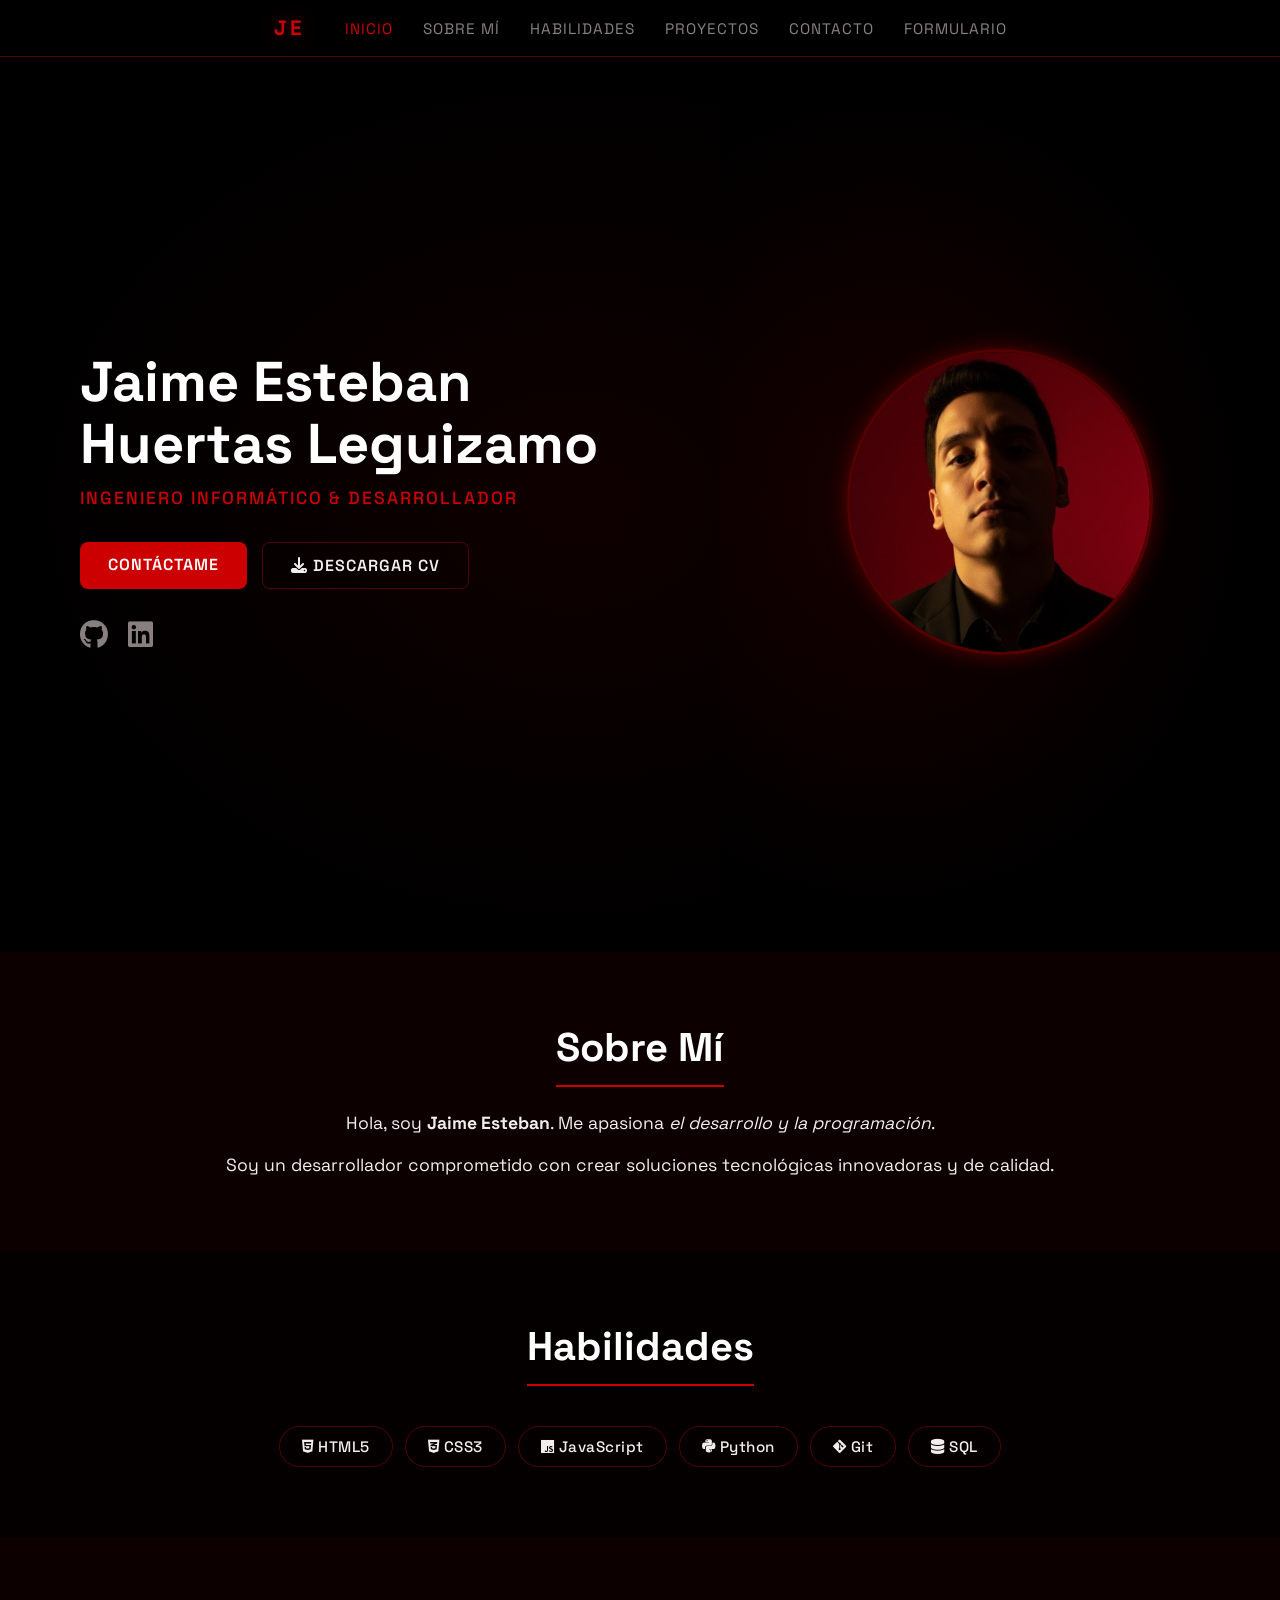
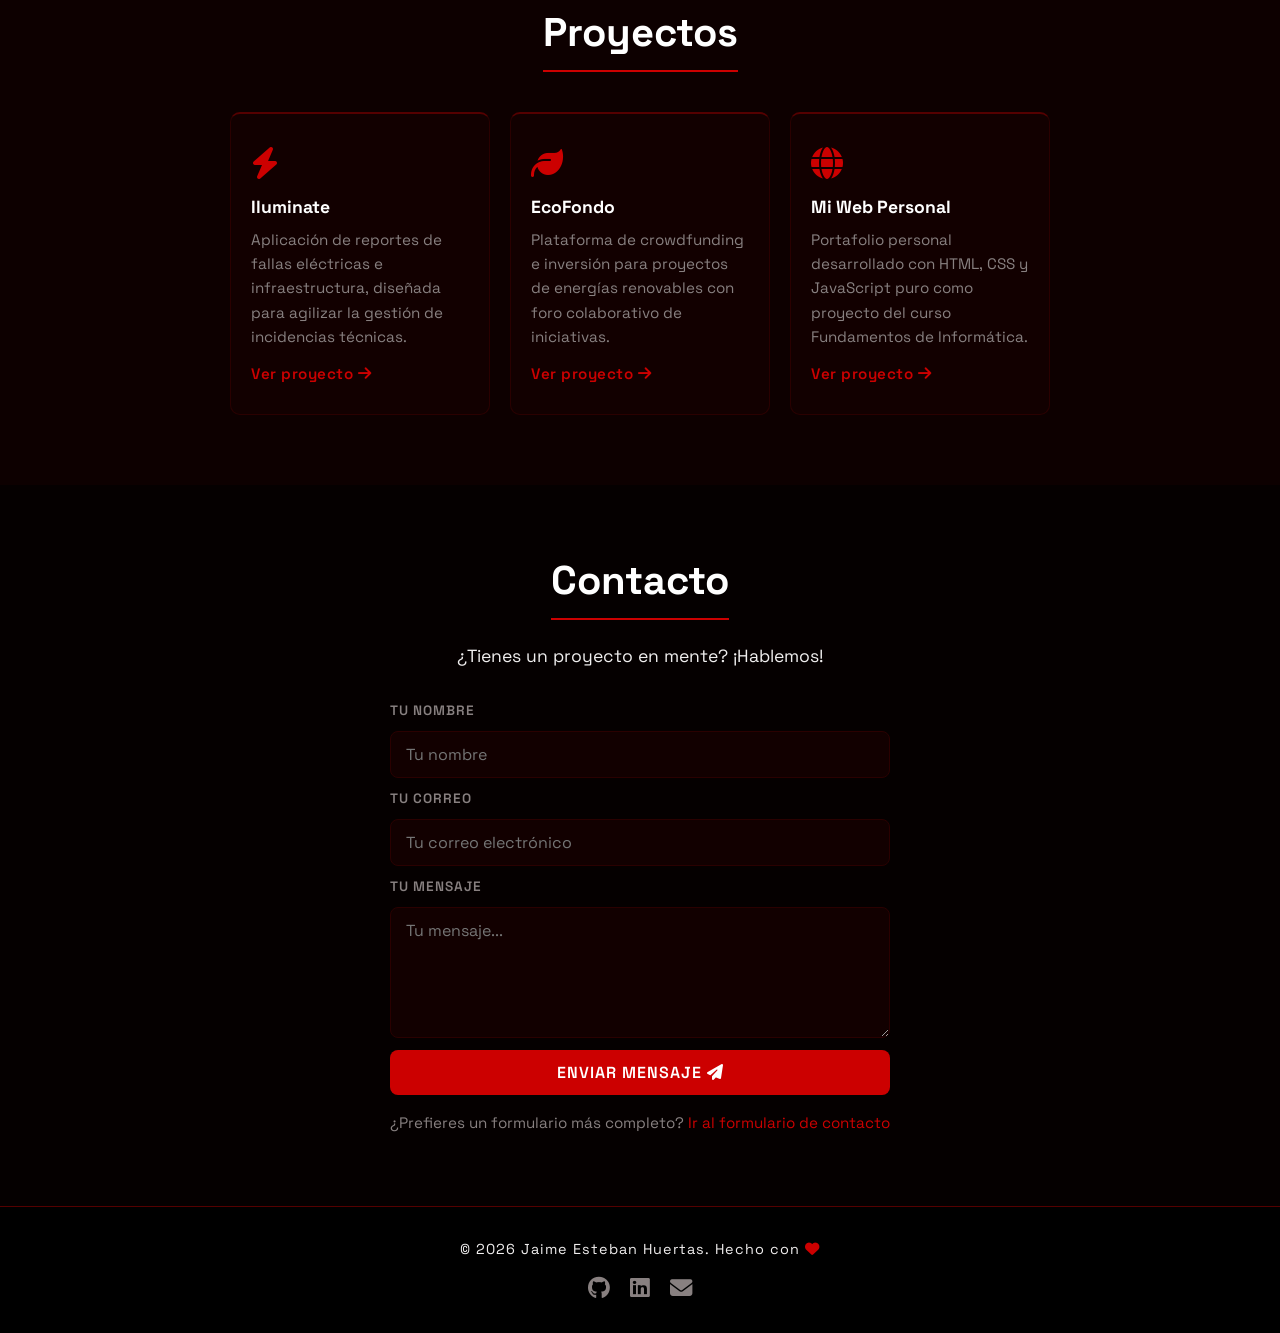
<file: Index.html>
<!DOCTYPE html>
<html lang="es">
<head>
    <meta charset="UTF-8">
    <meta name="viewport" content="width=device-width, initial-scale=1.0">
    <meta name="description" content="Portafolio personal de Jaime Esteban Huertas Leguizamo, desarrollador apasionado por la tecnología.">
    <title>Esteban Huertas | Desarrollador</title>
    <link rel="icon" href="data:image/svg+xml,<svg xmlns='http://www.w3.org/2000/svg' viewBox='0 0 100 100'><text y='.9em' font-size='90'>💻</text></svg>">
    <link rel="preconnect" href="https://fonts.googleapis.com">
    <link rel="preconnect" href="https://fonts.gstatic.com" crossorigin>
    <link href="https://fonts.googleapis.com/css2?family=Space+Grotesk:wght@300..700&display=swap" rel="stylesheet">
    <link rel="stylesheet" href="https://cdnjs.cloudflare.com/ajax/libs/font-awesome/6.5.0/css/all.min.css">
    <link rel="stylesheet" href="Style.css?v=2">
</head>
<body>

    <!-- Barra de navegación fija con acceso a todas las secciones -->
    <nav id="navbar" role="navigation" aria-label="Navegación principal">
        <div class="nav-container">
            <span class="nav-logo">JE</span>
            <ul class="nav-links">
                <li><a href="#inicio">Inicio</a></li>
                <li><a href="#sobre-mi">Sobre Mí</a></li>
                <li><a href="#habilidades">Habilidades</a></li>
                <li><a href="#proyectos">Proyectos</a></li>
                <li><a href="#contacto">Contacto</a></li>
                <li><a href="contacto.html">Formulario</a></li>
            </ul>
        </div>
    </nav>

    <!-- Sección hero: presentación principal -->
    <header id="inicio" class="container">
        <div class="text-content">
            <h1>Jaime Esteban Huertas Leguizamo</h1>
            <p class="subtitulo">Ingeniero Informático &amp; Desarrollador</p>
            <div class="header-buttons">
                <a href="#contacto" class="btn-primary">Contáctame</a>
                <a href="cv.pdf" download class="btn-secondary">
                    <i class="fas fa-download" aria-hidden="true"></i> Descargar CV
                </a>
            </div>
            <div class="social-links">
                <a href="https://github.com/estbanislife" target="_blank" rel="noopener noreferrer" aria-label="Perfil de GitHub">
                    <i class="fab fa-github" aria-hidden="true"></i>
                </a>
                <a href="https://linkedin.com/in/esteban-huertas-dev" target="_blank" rel="noopener noreferrer" aria-label="Perfil de LinkedIn">
                    <i class="fab fa-linkedin" aria-hidden="true"></i>
                </a>
            </div>
        </div>
        <figure class="image-container">
            <!-- Tarjeta con efecto flip 3D al pasar el cursor -->
            <div class="flip-card" role="img" aria-label="Foto de perfil de Jaime Esteban">
                <div class="flip-card-inner">
                    <div class="flip-card-front">
                        <img src="Foto_Perfil.jpg" alt="Foto de perfil de Jaime Esteban Huertas Leguizamo">
                    </div>
                    <div class="flip-card-back">
                        <img src="imagen.jpg" alt="Easter egg: gato programador">
                    </div>
                </div>
            </div>
        </figure>
    </header>

    <main>

        <!-- Información personal y motivación -->
        <section id="sobre-mi" class="fade-in" aria-labelledby="titulo-sobre-mi">
            <h2 id="titulo-sobre-mi">Sobre Mí</h2>
            <p>Hola, soy <strong>Jaime Esteban</strong>. Me apasiona <em>el desarrollo y la programación</em>.</p>
            <p>Soy un desarrollador comprometido con crear soluciones tecnológicas innovadoras y de calidad.</p>
        </section>

        <!-- Tecnologías y herramientas que manejo -->
        <section id="habilidades" class="fade-in section-dark" aria-labelledby="titulo-habilidades">
            <h2 id="titulo-habilidades">Habilidades</h2>
            <div class="skills-grid" role="list">
                <span class="skill-tag" role="listitem"><i class="fab fa-html5" aria-hidden="true"></i> HTML5</span>
                <span class="skill-tag" role="listitem"><i class="fab fa-css3-alt" aria-hidden="true"></i> CSS3</span>
                <span class="skill-tag" role="listitem"><i class="fab fa-js" aria-hidden="true"></i> JavaScript</span>
                <span class="skill-tag" role="listitem"><i class="fab fa-python" aria-hidden="true"></i> Python</span>
                <span class="skill-tag" role="listitem"><i class="fab fa-git-alt" aria-hidden="true"></i> Git</span>
                <span class="skill-tag" role="listitem"><i class="fas fa-database" aria-hidden="true"></i> SQL</span>
            </div>
        </section>

        <!-- Proyectos desarrollados -->
        <section id="proyectos" class="fade-in" aria-labelledby="titulo-proyectos">
            <h2 id="titulo-proyectos">Proyectos</h2>
            <div class="projects-grid">

                <article class="project-card">
                    <div class="project-icon" aria-hidden="true"><i class="fas fa-bolt"></i></div>
                    <h3>Iluminate</h3>
                    <p>Aplicación de reportes de fallas eléctricas e infraestructura, diseñada para agilizar la gestión de incidencias técnicas.</p>
                    <a href="https://github.com/EstbanIsLife/alumbrado-cali" target="_blank" rel="noopener noreferrer" class="project-link" aria-label="Ver proyecto Iluminate en GitHub">
                        Ver proyecto <i class="fas fa-arrow-right" aria-hidden="true"></i>
                    </a>
                </article>

                <article class="project-card">
                    <div class="project-icon" aria-hidden="true"><i class="fas fa-leaf"></i></div>
                    <h3>EcoFondo</h3>
                    <p>Plataforma de crowdfunding e inversión para proyectos de energías renovables con foro colaborativo de iniciativas.</p>
                    <a href="https://github.com/EstbanIsLife/EnerFondo" target="_blank" rel="noopener noreferrer" class="project-link" aria-label="Ver proyecto EcoFondo en GitHub">
                        Ver proyecto <i class="fas fa-arrow-right" aria-hidden="true"></i>
                    </a>
                </article>

                <article class="project-card">
                    <div class="project-icon" aria-hidden="true"><i class="fas fa-globe"></i></div>
                    <h3>Mi Web Personal</h3>
                    <p>Portafolio personal desarrollado con HTML, CSS y JavaScript puro como proyecto del curso Fundamentos de Informática.</p>
                    <a href="https://github.com/EstbanIsLife/MiWebPersonal" target="_blank" rel="noopener noreferrer" class="project-link" aria-label="Ver proyecto Mi Web Personal en GitHub">
                        Ver proyecto <i class="fas fa-arrow-right" aria-hidden="true"></i>
                    </a>
                </article>

            </div>
        </section>

        <!-- Formulario de contacto rápido -->
        <section id="contacto" class="fade-in section-dark" aria-labelledby="titulo-contacto">
            <h2 id="titulo-contacto">Contacto</h2>
            <p>¿Tienes un proyecto en mente? ¡Hablemos!</p>
            <form class="contact-form" id="contact-form" novalidate>
                <label for="nombre">Tu nombre</label>
                <input type="text" id="nombre" name="nombre" placeholder="Tu nombre" required aria-required="true">
                <label for="email">Tu correo</label>
                <input type="email" id="email" name="email" placeholder="Tu correo electrónico" required aria-required="true">
                <label for="mensaje">Tu mensaje</label>
                <textarea id="mensaje" name="mensaje" placeholder="Tu mensaje..." rows="5" required aria-required="true"></textarea>
                <button type="submit" class="btn-primary">
                    Enviar mensaje <i class="fas fa-paper-plane" aria-hidden="true"></i>
                </button>
            </form>
            <p class="form-alt">
                ¿Prefieres un formulario más completo?
                <a href="contacto.html">Ir al formulario de contacto</a>
            </p>
        </section>

    </main>

    <footer>
        <p>© 2026 Jaime Esteban Huertas. Hecho con <i class="fas fa-heart" aria-hidden="true"></i></p>
        <div class="footer-social">
            <a href="https://github.com/estbanislife" target="_blank" rel="noopener noreferrer" aria-label="GitHub">
                <i class="fab fa-github" aria-hidden="true"></i>
            </a>
            <a href="https://www.linkedin.com/in/esteban-huertas-dev/" target="_blank" rel="noopener noreferrer" aria-label="LinkedIn">
                <i class="fab fa-linkedin" aria-hidden="true"></i>
            </a>
            <a href="mailto:Estbancolombia@gmail.com" aria-label="Enviar correo electrónico">
                <i class="fas fa-envelope" aria-hidden="true"></i>
            </a>
        </div>
    </footer>

    <script src="script.js"></script>
</body>
</html>
</file>
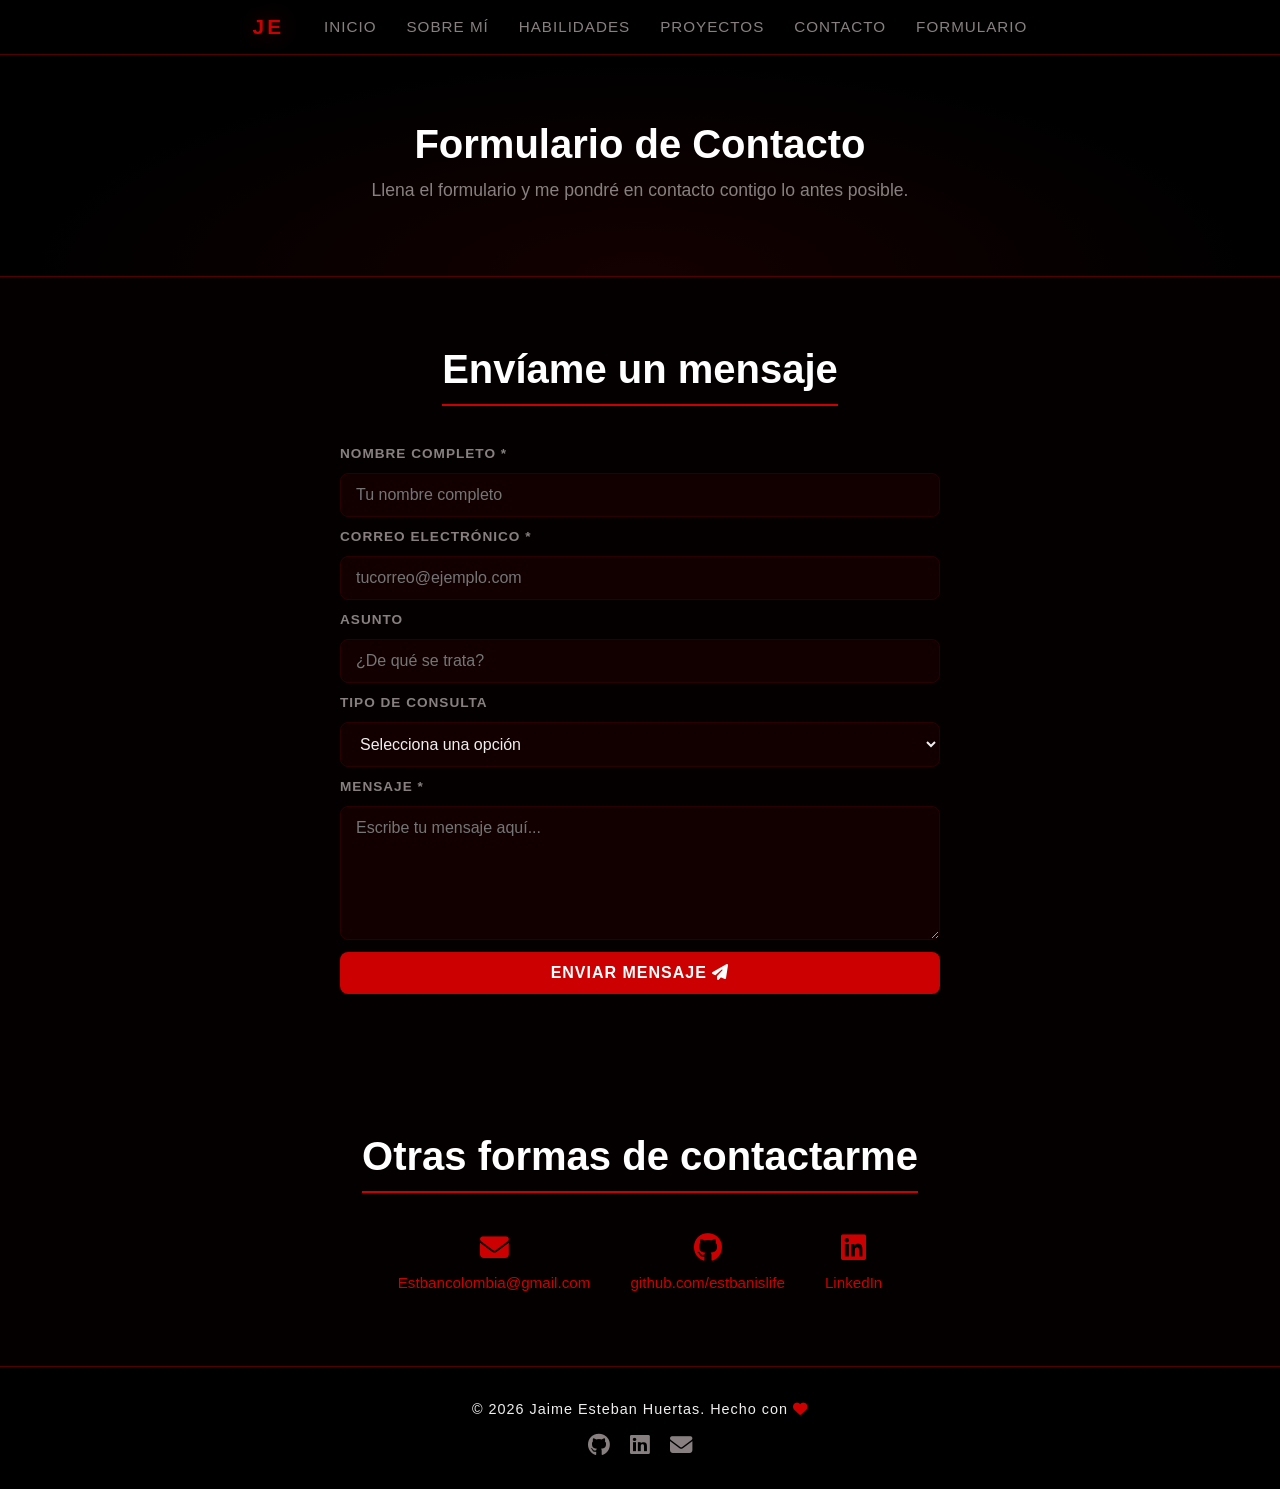
<file: contacto.html>
<!DOCTYPE html>
<html lang="es">
<head>
    <meta charset="UTF-8">
    <meta name="viewport" content="width=device-width, initial-scale=1.0">
    <meta name="description" content="Formulario de contacto de Jaime Esteban Huertas Leguizamo.">
    <title>Contacto | Jaime Esteban</title>
    <link rel="icon" href="data:image/svg+xml,<svg xmlns='http://www.w3.org/2000/svg' viewBox='0 0 100 100'><text y='.9em' font-size='90'>💻</text></svg>">
    <link rel="stylesheet" href="https://cdnjs.cloudflare.com/ajax/libs/font-awesome/6.5.0/css/all.min.css">
    <link rel="stylesheet" href="Style.css">
</head>
<body>

    <!-- Barra de navegación fija — idéntica al index para navegación coherente -->
    <nav id="navbar" role="navigation" aria-label="Navegación principal">
        <div class="nav-container">
            <span class="nav-logo">JE</span>
            <ul class="nav-links">
                <li><a href="index.html#inicio">Inicio</a></li>
                <li><a href="index.html#sobre-mi">Sobre Mí</a></li>
                <li><a href="index.html#habilidades">Habilidades</a></li>
                <li><a href="index.html#proyectos">Proyectos</a></li>
                <li><a href="index.html#contacto">Contacto</a></li>
                <li><a href="contacto.html" class="active">Formulario</a></li>
            </ul>
        </div>
    </nav>

    <main class="contacto-page">

        <!-- Cabecera de la página de contacto -->
        <header class="contacto-header" id="inicio">
            <h1>Formulario de Contacto</h1>
            <p>Llena el formulario y me pondré en contacto contigo lo antes posible.</p>
        </header>

        <!-- Formulario de contacto completo con validación -->
        <section id="formulario-contacto" aria-labelledby="titulo-formulario">
            <h2 id="titulo-formulario">Envíame un mensaje</h2>

            <form class="contact-form contact-form--full" id="contact-form-full" novalidate>

                <label for="nombre">Nombre completo <span aria-hidden="true">*</span></label>
                <input
                    type="text"
                    id="nombre"
                    name="nombre"
                    placeholder="Tu nombre completo"
                    required
                    aria-required="true"
                >

                <label for="email">Correo electrónico <span aria-hidden="true">*</span></label>
                <input
                    type="email"
                    id="email"
                    name="email"
                    placeholder="tucorreo@ejemplo.com"
                    required
                    aria-required="true"
                >

                <label for="asunto">Asunto</label>
                <input
                    type="text"
                    id="asunto"
                    name="asunto"
                    placeholder="¿De qué se trata?"
                >

                <label for="tipo">Tipo de consulta</label>
                <select id="tipo" name="tipo">
                    <option value="">Selecciona una opción</option>
                    <option value="Proyecto">Propuesta de proyecto</option>
                    <option value="Colaboracion">Colaboración</option>
                    <option value="Trabajo">Oportunidad laboral</option>
                    <option value="Otro">Otro</option>
                </select>

                <label for="mensaje">Mensaje <span aria-hidden="true">*</span></label>
                <textarea
                    id="mensaje"
                    name="mensaje"
                    placeholder="Escribe tu mensaje aquí..."
                    rows="6"
                    required
                    aria-required="true"
                ></textarea>

                <!-- Mensajes de retroalimentación del formulario -->
                <div id="form-error" class="form-msg form-msg--error" role="alert" aria-live="polite" hidden></div>
                <div id="form-success" class="form-msg form-msg--success" role="status" aria-live="polite" hidden></div>

                <button type="submit" class="btn-primary">
                    Enviar mensaje <i class="fas fa-paper-plane" aria-hidden="true"></i>
                </button>

            </form>
        </section>

        <!-- Alternativas de contacto directo -->
        <section id="info-contacto" class="section-dark" aria-labelledby="titulo-info">
            <h2 id="titulo-info">Otras formas de contactarme</h2>
            <div class="contact-info-grid">

                <div class="contact-info-item">
                    <i class="fas fa-envelope" aria-hidden="true"></i>
                    <p><a href="mailto:Estbancolombia@gmail.com">Estbancolombia@gmail.com</a></p>
                </div>

                <div class="contact-info-item">
                    <i class="fab fa-github" aria-hidden="true"></i>
                    <p>
                        <a href="https://github.com/estbanislife" target="_blank" rel="noopener noreferrer">
                            github.com/estbanislife
                        </a>
                    </p>
                </div>

                <div class="contact-info-item">
                    <i class="fab fa-linkedin" aria-hidden="true"></i>
                    <p>
                        <a href="https://linkedin.com/in/esteban-huertas-dev" target="_blank" rel="noopener noreferrer">
                            LinkedIn
                        </a>
                    </p>
                </div>

            </div>
        </section>

    </main>

    <footer>
        <p>© 2026 Jaime Esteban Huertas. Hecho con <i class="fas fa-heart" aria-hidden="true"></i></p>
        <div class="footer-social">
            <a href="https://github.com/estbanislife" target="_blank" rel="noopener noreferrer" aria-label="GitHub">
                <i class="fab fa-github" aria-hidden="true"></i>
            </a>
            <a href="https://linkedin.com/in/esteban-huertas-dev" target="_blank" rel="noopener noreferrer" aria-label="LinkedIn">
                <i class="fab fa-linkedin" aria-hidden="true"></i>
            </a>
            <a href="mailto:Estbancolombia@gmail.com" aria-label="Enviar correo electrónico">
                <i class="fas fa-envelope" aria-hidden="true"></i>
            </a>
        </div>
    </footer>

    <script src="script.js"></script>
</body>
</html>
</file>
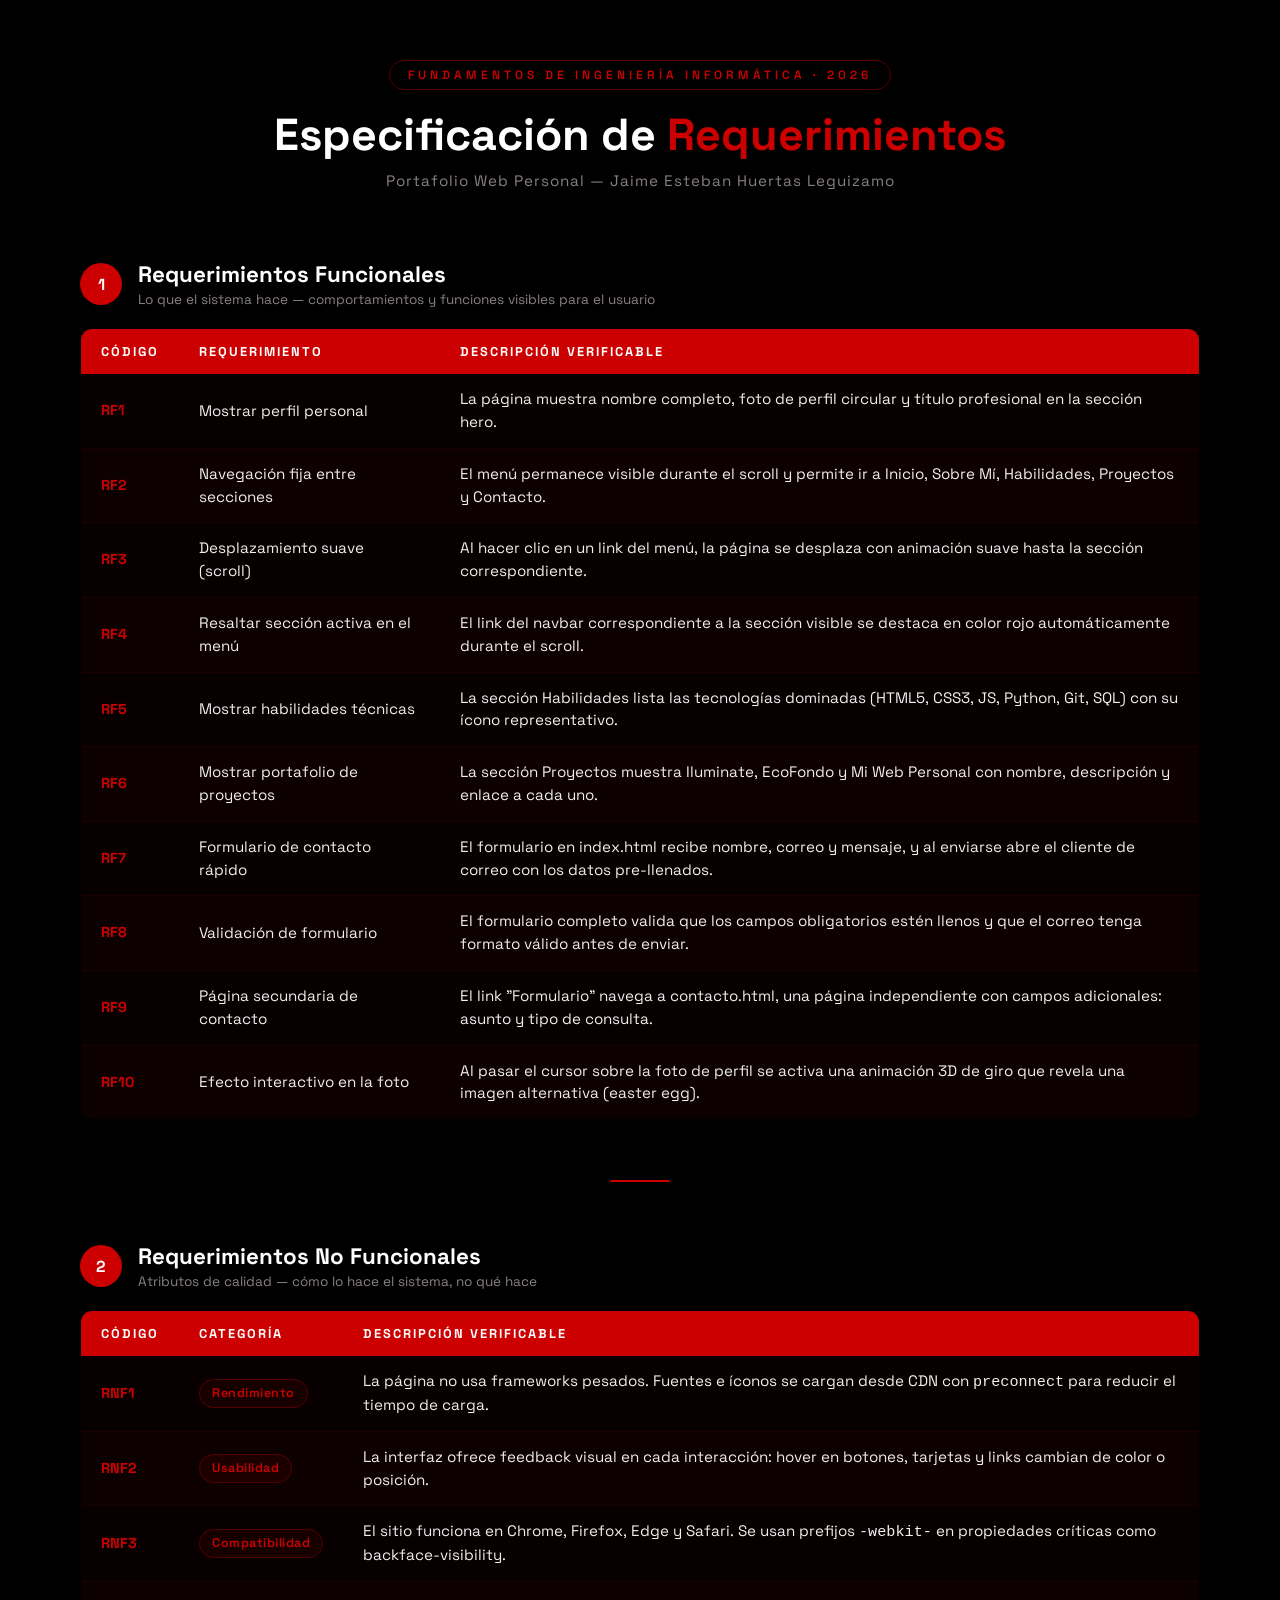
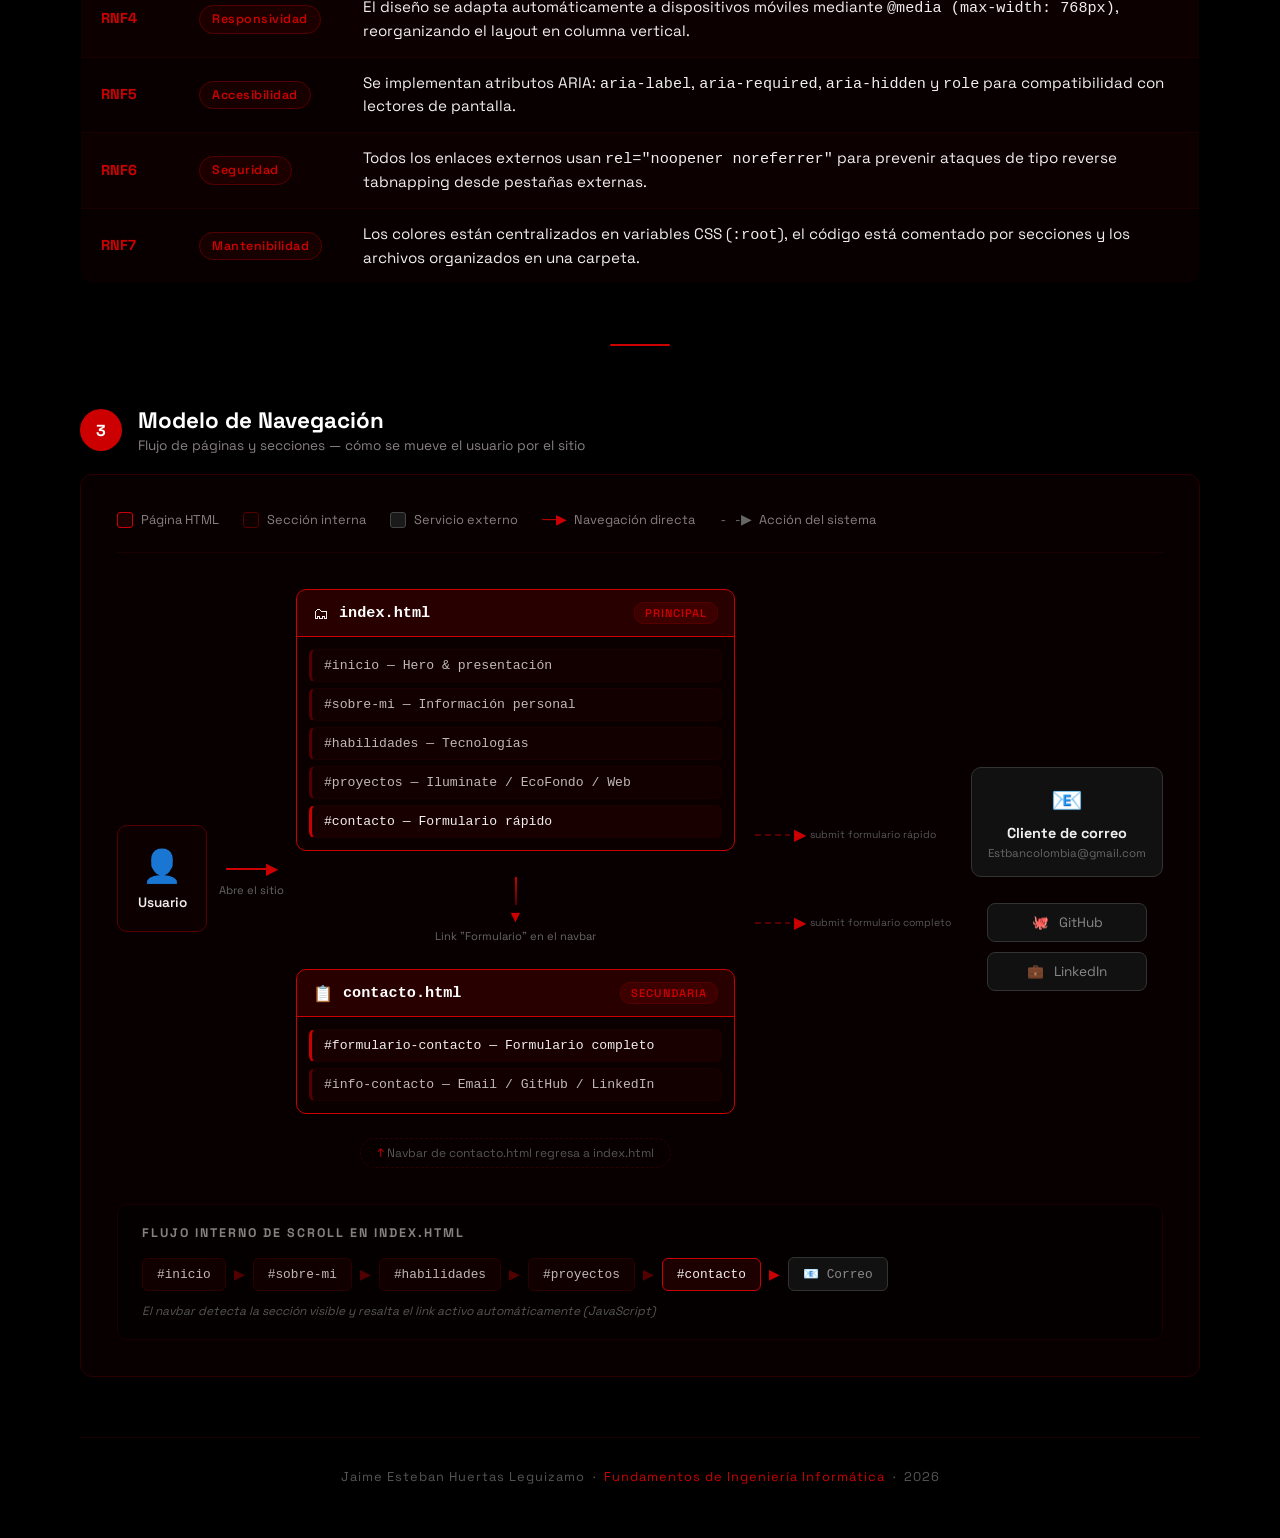
<file: requerimientos.html>
<!DOCTYPE html>
<html lang="es">
<head>
    <meta charset="UTF-8">
    <meta name="viewport" content="width=device-width, initial-scale=1.0">
    <title>Requerimientos — Esteban Huertas</title>
    <link rel="preconnect" href="https://fonts.googleapis.com">
    <link rel="preconnect" href="https://fonts.gstatic.com" crossorigin>
    <link href="https://fonts.googleapis.com/css2?family=Space+Grotesk:wght@300..700&display=swap" rel="stylesheet">
    <style>

        * {
            margin: 0;
            padding: 0;
            box-sizing: border-box;
        }

        body {
            font-family: "Space Grotesk", sans-serif;
            background-color: #000000;
            color: #f0eeee;
            padding: 60px 80px;
            min-height: 100vh;
        }

        /* ── ENCABEZADO DEL DOCUMENTO ── */
        .doc-header {
            text-align: center;
            margin-bottom: 70px;
        }

        .doc-header .tag {
            display: inline-block;
            font-size: 0.75rem;
            font-weight: 600;
            letter-spacing: 4px;
            text-transform: uppercase;
            color: #CC0000;
            border: 1px solid #550000;
            padding: 6px 18px;
            border-radius: 20px;
            margin-bottom: 20px;
        }

        .doc-header h1 {
            font-size: 2.8rem;
            font-weight: 700;
            color: #ffffff;
            line-height: 1.1;
        }

        .doc-header h1 span {
            color: #CC0000;
        }

        .doc-header p {
            margin-top: 12px;
            font-size: 0.95rem;
            color: #888080;
            letter-spacing: 1px;
        }

        /* ── BLOQUE DE TABLA ── */
        .table-block {
            margin-bottom: 60px;
        }

        /* Título de cada tabla */
        .table-title {
            display: flex;
            align-items: center;
            gap: 16px;
            margin-bottom: 20px;
        }

        .table-title .number {
            width: 42px;
            height: 42px;
            background-color: #CC0000;
            border-radius: 50%;
            display: flex;
            align-items: center;
            justify-content: center;
            font-size: 1rem;
            font-weight: 700;
            color: #ffffff;
            flex-shrink: 0;
        }

        .table-title h2 {
            font-size: 1.4rem;
            font-weight: 700;
            color: #ffffff;
            border: none;
            padding: 0;
            display: block;
        }

        .table-title .subtitle {
            font-size: 0.85rem;
            color: #888080;
            font-weight: 400;
            margin-top: 2px;
        }

        /* ── TABLA ── */
        table {
            width: 100%;
            border-collapse: collapse;
            border: 1px solid #2a0000;
            border-radius: 12px;
            overflow: hidden;
        }

        /* Cabecera */
        thead tr {
            background-color: #CC0000;
        }

        thead th {
            padding: 14px 20px;
            text-align: left;
            font-size: 0.8rem;
            font-weight: 700;
            letter-spacing: 2px;
            text-transform: uppercase;
            color: #ffffff;
        }

        /* Filas */
        tbody tr {
            border-bottom: 1px solid #1a0000;
            transition: background 0.2s;
        }

        tbody tr:nth-child(even) {
            background-color: #0d0000;
        }

        tbody tr:nth-child(odd) {
            background-color: #080000;
        }

        tbody tr:last-child {
            border-bottom: none;
        }

        tbody td {
            padding: 14px 20px;
            font-size: 0.95rem;
            color: #f0eeee;
            vertical-align: middle;
            line-height: 1.5;
        }

        /* Columna de código (RF1, RNF1...) */
        .code {
            font-weight: 700;
            color: #CC0000;
            font-size: 0.9rem;
            white-space: nowrap;
            width: 80px;
        }

        /* Columna de categoría (solo tabla no funcional) */
        .category {
            white-space: nowrap;
            width: 160px;
        }

        .category-badge {
            display: inline-block;
            padding: 4px 12px;
            border-radius: 20px;
            font-size: 0.78rem;
            font-weight: 600;
            letter-spacing: 0.5px;
            border: 1px solid #550000;
            color: #CC0000;
            background-color: rgba(204, 0, 0, 0.08);
        }

        /* ── DIVISOR ENTRE TABLAS ── */
        .divider {
            width: 60px;
            height: 2px;
            background-color: #CC0000;
            margin: 0 auto 60px;
            border-radius: 2px;
        }

        /* ── PIE DEL DOCUMENTO ── */
        .doc-footer {
            text-align: center;
            padding-top: 30px;
            border-top: 1px solid #1a0000;
            margin-top: 20px;
        }

        .doc-footer p {
            font-size: 0.8rem;
            color: #555;
            letter-spacing: 1px;
        }

        .doc-footer span {
            color: #CC0000;
        }

        /* ══ ESTILOS DEL MODELO DE NAVEGACIÓN ══ */

        .nav-diagram {
            background-color: #080000;
            border: 1px solid #2a0000;
            border-radius: 12px;
            padding: 36px;
        }

        /* LEYENDA */
        .legend {
            display: flex;
            gap: 24px;
            flex-wrap: wrap;
            margin-bottom: 36px;
            padding-bottom: 24px;
            border-bottom: 1px solid #1a0000;
        }

        .legend-item {
            display: flex;
            align-items: center;
            gap: 8px;
            font-size: 0.8rem;
            color: #888080;
        }

        .leg-box {
            width: 16px;
            height: 16px;
            border-radius: 3px;
            display: inline-block;
            flex-shrink: 0;
        }

        .leg-page    { border: 1px solid #CC0000; background: rgba(204,0,0,0.1); }
        .leg-section { border: 1px solid #550000; background: rgba(204,0,0,0.04); }
        .leg-external{ border: 1px solid #444; background: #1a1a1a; }

        .leg-arrow {
            font-size: 0.85rem;
            color: #CC0000;
            font-family: monospace;
            letter-spacing: -1px;
        }
        .leg-dashed { color: #666; }

        /* WRAPPER PRINCIPAL DEL DIAGRAMA */
        .diagram-wrapper {
            display: flex;
            align-items: center;
            gap: 0;
            margin-bottom: 36px;
        }

        /* COLUMNAS */
        .diagram-col {
            display: flex;
            flex-direction: column;
            align-items: center;
            gap: 20px;
        }

        .diagram-col--main {
            flex: 1;
            min-width: 0;
        }

        /* NODO ACTOR (usuario) */
        .node-actor {
            background: #0d0000;
            border: 1px solid #550000;
            border-radius: 10px;
            padding: 20px 16px;
            text-align: center;
            min-width: 90px;
        }

        .node-icon {
            font-size: 2rem;
            margin-bottom: 8px;
        }

        .node-label {
            font-size: 0.85rem;
            font-weight: 600;
            color: #f0eeee;
        }

        /* NODO EXTERNO */
        .node-external {
            background: #111111;
            border: 1px solid #333;
            border-radius: 10px;
            padding: 16px;
            text-align: center;
            min-width: 160px;
        }

        .node-external .node-icon { font-size: 1.6rem; }
        .node-external .node-label { font-size: 0.9rem; font-weight: 700; color: #f0eeee; }
        .node-sub { font-size: 0.72rem; color: #666; margin-top: 4px; word-break: break-all; }

        .ext-links {
            display: flex;
            flex-direction: column;
            gap: 10px;
            margin-top: 6px;
        }

        .ext-link-item {
            background: #111;
            border: 1px solid #333;
            border-radius: 8px;
            padding: 10px 16px;
            font-size: 0.85rem;
            color: #888;
            text-align: center;
            min-width: 160px;
        }

        .ext-icon { margin-right: 6px; }

        /* CAJA DE PÁGINA */
        .page-box {
            width: 100%;
            border: 1px solid #CC0000;
            border-radius: 10px;
            overflow: hidden;
            background: #0a0000;
        }

        .page-header {
            background: rgba(204, 0, 0, 0.15);
            border-bottom: 1px solid #CC0000;
            padding: 12px 16px;
            display: flex;
            align-items: center;
            gap: 10px;
        }

        .page-icon { font-size: 1rem; }

        .page-name {
            font-size: 0.95rem;
            font-weight: 700;
            color: #ffffff;
            font-family: monospace;
        }

        .page-tag {
            margin-left: auto;
            font-size: 0.7rem;
            font-weight: 600;
            letter-spacing: 1px;
            text-transform: uppercase;
            color: #CC0000;
            background: rgba(204,0,0,0.12);
            border: 1px solid #550000;
            padding: 3px 10px;
            border-radius: 10px;
        }

        .page-sections {
            padding: 12px;
            display: flex;
            flex-direction: column;
            gap: 6px;
        }

        .section-node {
            background: rgba(204,0,0,0.04);
            border: 1px solid #1a0000;
            border-left: 3px solid #550000;
            border-radius: 6px;
            padding: 8px 12px;
            font-size: 0.82rem;
            color: #c0b8b8;
            text-align: left;
            font-family: monospace;
        }

        .section-node--accent {
            border-left-color: #CC0000;
            color: #f0eeee;
            background: rgba(204,0,0,0.08);
        }

        /* FLECHA HORIZONTAL */
        .diagram-arrow-col {
            display: flex;
            flex-direction: column;
            align-items: center;
            padding: 0 12px;
            gap: 6px;
        }

        .arrow-h {
            display: flex;
            align-items: center;
        }

        .arrow-line {
            width: 40px;
            height: 2px;
            background: #CC0000;
        }

        .arrow-tip {
            color: #CC0000;
            font-size: 1rem;
            line-height: 1;
        }

        .arrow-label {
            font-size: 0.7rem;
            color: #666;
            text-align: center;
            white-space: nowrap;
        }

        /* FLECHA VERTICAL (entre páginas) */
        .arrow-v-block {
            display: flex;
            flex-direction: column;
            align-items: center;
            gap: 4px;
            padding: 6px 0;
        }

        .arrow-v-line {
            width: 2px;
            height: 28px;
            background: linear-gradient(to bottom, #CC0000, #550000);
        }

        .arrow-v-tip {
            color: #CC0000;
            font-size: 1rem;
            line-height: 1;
        }

        .arrow-v-label {
            font-size: 0.7rem;
            color: #666;
            text-align: center;
            max-width: 200px;
        }

        /* LABEL DE RETORNO */
        .return-label {
            font-size: 0.75rem;
            color: #555;
            text-align: center;
            padding: 6px 16px;
            border: 1px dashed #2a0000;
            border-radius: 20px;
            margin-top: 4px;
        }

        .return-arrow { color: #CC0000; }

        /* FLECHAS DOBLES (hacia externos) */
        .arrows-double {
            display: flex;
            flex-direction: column;
            gap: 0;
            padding: 0 8px;
        }

        .arrow-row {
            display: flex;
            align-items: center;
            gap: 4px;
            padding: 6px 0;
        }

        .arrow-dashed {
            width: 35px;
            height: 2px;
            background: repeating-linear-gradient(
                to right,
                #550000 0px, #550000 6px,
                transparent 6px, transparent 10px
            );
        }

        .arrow-tip.red { color: #CC0000; }

        .arrow-label-right {
            font-size: 0.65rem;
            color: #555;
            white-space: nowrap;
        }

        .arrow-spacer {
            height: 60px;
        }

        /* FLUJO DE SCROLL */
        .scroll-flow {
            background: #050000;
            border: 1px solid #1a0000;
            border-radius: 10px;
            padding: 20px 24px;
            margin-top: 8px;
        }

        .scroll-flow-title {
            font-size: 0.78rem;
            font-weight: 700;
            letter-spacing: 2px;
            text-transform: uppercase;
            color: #888080;
            margin-bottom: 16px;
        }

        .scroll-flow-nodes {
            display: flex;
            align-items: center;
            gap: 8px;
            flex-wrap: wrap;
            margin-bottom: 12px;
        }

        .sf-box {
            background: rgba(204,0,0,0.06);
            border: 1px solid #2a0000;
            border-radius: 6px;
            padding: 8px 14px;
            font-size: 0.8rem;
            color: #c0b8b8;
            font-family: monospace;
            white-space: nowrap;
        }

        .sf-box--red {
            border-color: #CC0000;
            color: #f0eeee;
            background: rgba(204,0,0,0.12);
        }

        .sf-box--ext {
            border-color: #333;
            background: #111;
            color: #888;
        }

        .sf-arrow {
            color: #550000;
            font-size: 0.9rem;
        }

        .red-arrow { color: #CC0000; }

        .scroll-note {
            font-size: 0.75rem;
            color: #555;
            font-style: italic;
        }

    </style>
</head>
<body>

    <!-- ENCABEZADO -->
    <div class="doc-header">
        <div class="tag">Fundamentos de Ingeniería Informática · 2026</div>
        <h1>Especificación de <span>Requerimientos</span></h1>
        <p>Portafolio Web Personal — Jaime Esteban Huertas Leguizamo</p>
    </div>


    <!-- ══════════════════════════════════════════ -->
    <!-- TABLA 1: REQUERIMIENTOS FUNCIONALES        -->
    <!-- ══════════════════════════════════════════ -->
    <div class="table-block">

        <div class="table-title">
            <div class="number">1</div>
            <div>
                <h2>Requerimientos Funcionales</h2>
                <div class="subtitle">Lo que el sistema hace — comportamientos y funciones visibles para el usuario</div>
            </div>
        </div>

        <table>
            <thead>
                <tr>
                    <th>Código</th>
                    <th>Requerimiento</th>
                    <th>Descripción verificable</th>
                </tr>
            </thead>
            <tbody>
                <tr>
                    <td class="code">RF1</td>
                    <td>Mostrar perfil personal</td>
                    <td>La página muestra nombre completo, foto de perfil circular y título profesional en la sección hero.</td>
                </tr>
                <tr>
                    <td class="code">RF2</td>
                    <td>Navegación fija entre secciones</td>
                    <td>El menú permanece visible durante el scroll y permite ir a Inicio, Sobre Mí, Habilidades, Proyectos y Contacto.</td>
                </tr>
                <tr>
                    <td class="code">RF3</td>
                    <td>Desplazamiento suave (scroll)</td>
                    <td>Al hacer clic en un link del menú, la página se desplaza con animación suave hasta la sección correspondiente.</td>
                </tr>
                <tr>
                    <td class="code">RF4</td>
                    <td>Resaltar sección activa en el menú</td>
                    <td>El link del navbar correspondiente a la sección visible se destaca en color rojo automáticamente durante el scroll.</td>
                </tr>
                <tr>
                    <td class="code">RF5</td>
                    <td>Mostrar habilidades técnicas</td>
                    <td>La sección Habilidades lista las tecnologías dominadas (HTML5, CSS3, JS, Python, Git, SQL) con su ícono representativo.</td>
                </tr>
                <tr>
                    <td class="code">RF6</td>
                    <td>Mostrar portafolio de proyectos</td>
                    <td>La sección Proyectos muestra Iluminate, EcoFondo y Mi Web Personal con nombre, descripción y enlace a cada uno.</td>
                </tr>
                <tr>
                    <td class="code">RF7</td>
                    <td>Formulario de contacto rápido</td>
                    <td>El formulario en index.html recibe nombre, correo y mensaje, y al enviarse abre el cliente de correo con los datos pre-llenados.</td>
                </tr>
                <tr>
                    <td class="code">RF8</td>
                    <td>Validación de formulario</td>
                    <td>El formulario completo valida que los campos obligatorios estén llenos y que el correo tenga formato válido antes de enviar.</td>
                </tr>
                <tr>
                    <td class="code">RF9</td>
                    <td>Página secundaria de contacto</td>
                    <td>El link "Formulario" navega a contacto.html, una página independiente con campos adicionales: asunto y tipo de consulta.</td>
                </tr>
                <tr>
                    <td class="code">RF10</td>
                    <td>Efecto interactivo en la foto</td>
                    <td>Al pasar el cursor sobre la foto de perfil se activa una animación 3D de giro que revela una imagen alternativa (easter egg).</td>
                </tr>
            </tbody>
        </table>

    </div>

    <div class="divider"></div>


    <!-- ══════════════════════════════════════════════ -->
    <!-- TABLA 2: REQUERIMIENTOS NO FUNCIONALES         -->
    <!-- ══════════════════════════════════════════════ -->
    <div class="table-block">

        <div class="table-title">
            <div class="number">2</div>
            <div>
                <h2>Requerimientos No Funcionales</h2>
                <div class="subtitle">Atributos de calidad — cómo lo hace el sistema, no qué hace</div>
            </div>
        </div>

        <table>
            <thead>
                <tr>
                    <th>Código</th>
                    <th>Categoría</th>
                    <th>Descripción verificable</th>
                </tr>
            </thead>
            <tbody>
                <tr>
                    <td class="code">RNF1</td>
                    <td class="category"><span class="category-badge">Rendimiento</span></td>
                    <td>La página no usa frameworks pesados. Fuentes e íconos se cargan desde CDN con <code>preconnect</code> para reducir el tiempo de carga.</td>
                </tr>
                <tr>
                    <td class="code">RNF2</td>
                    <td class="category"><span class="category-badge">Usabilidad</span></td>
                    <td>La interfaz ofrece feedback visual en cada interacción: hover en botones, tarjetas y links cambian de color o posición.</td>
                </tr>
                <tr>
                    <td class="code">RNF3</td>
                    <td class="category"><span class="category-badge">Compatibilidad</span></td>
                    <td>El sitio funciona en Chrome, Firefox, Edge y Safari. Se usan prefijos <code>-webkit-</code> en propiedades críticas como backface-visibility.</td>
                </tr>
                <tr>
                    <td class="code">RNF4</td>
                    <td class="category"><span class="category-badge">Responsividad</span></td>
                    <td>El diseño se adapta automáticamente a dispositivos móviles mediante <code>@media (max-width: 768px)</code>, reorganizando el layout en columna vertical.</td>
                </tr>
                <tr>
                    <td class="code">RNF5</td>
                    <td class="category"><span class="category-badge">Accesibilidad</span></td>
                    <td>Se implementan atributos ARIA: <code>aria-label</code>, <code>aria-required</code>, <code>aria-hidden</code> y <code>role</code> para compatibilidad con lectores de pantalla.</td>
                </tr>
                <tr>
                    <td class="code">RNF6</td>
                    <td class="category"><span class="category-badge">Seguridad</span></td>
                    <td>Todos los enlaces externos usan <code>rel="noopener noreferrer"</code> para prevenir ataques de tipo reverse tabnapping desde pestañas externas.</td>
                </tr>
                <tr>
                    <td class="code">RNF7</td>
                    <td class="category"><span class="category-badge">Mantenibilidad</span></td>
                    <td>Los colores están centralizados en variables CSS (<code>:root</code>), el código está comentado por secciones y los archivos organizados en una carpeta.</td>
                </tr>
            </tbody>
        </table>

    </div>


    <div class="divider"></div>


    <!-- ══════════════════════════════════════════ -->
    <!-- SECCIÓN 3: MODELO DE NAVEGACIÓN            -->
    <!-- ══════════════════════════════════════════ -->
    <div class="table-block">

        <div class="table-title">
            <div class="number">3</div>
            <div>
                <h2>Modelo de Navegación</h2>
                <div class="subtitle">Flujo de páginas y secciones — cómo se mueve el usuario por el sitio</div>
            </div>
        </div>

        <div class="nav-diagram">

            <!-- LEYENDA -->
            <div class="legend">
                <div class="legend-item"><span class="leg-box leg-page"></span> Página HTML</div>
                <div class="legend-item"><span class="leg-box leg-section"></span> Sección interna</div>
                <div class="legend-item"><span class="leg-box leg-external"></span> Servicio externo</div>
                <div class="legend-item"><span class="leg-arrow">──▶</span> Navegación directa</div>
                <div class="legend-item"><span class="leg-arrow leg-dashed">- -▶</span> Acción del sistema</div>
            </div>

            <!-- DIAGRAMA PRINCIPAL -->
            <div class="diagram-wrapper">

                <!-- COLUMNA IZQUIERDA: USUARIO -->
                <div class="diagram-col">
                    <div class="node node-actor">
                        <div class="node-icon">👤</div>
                        <div class="node-label">Usuario</div>
                    </div>
                </div>

                <!-- FLECHA USUARIO → INDEX -->
                <div class="diagram-arrow-col">
                    <div class="arrow-h">
                        <div class="arrow-line"></div>
                        <div class="arrow-tip">▶</div>
                    </div>
                    <div class="arrow-label">Abre el sitio</div>
                </div>

                <!-- COLUMNA CENTRAL: INDEX.HTML -->
                <div class="diagram-col diagram-col--main">

                    <div class="page-box">
                        <div class="page-header">
                            <span class="page-icon">🗂</span>
                            <span class="page-name">index.html</span>
                            <span class="page-tag">Principal</span>
                        </div>
                        <div class="page-sections">
                            <div class="section-node">#inicio — Hero &amp; presentación</div>
                            <div class="section-node">#sobre-mi — Información personal</div>
                            <div class="section-node">#habilidades — Tecnologías</div>
                            <div class="section-node">#proyectos — Iluminate / EcoFondo / Web</div>
                            <div class="section-node section-node--accent">#contacto — Formulario rápido</div>
                        </div>
                    </div>

                    <!-- FLECHA HACIA ABAJO: NAV -->
                    <div class="arrow-v-block">
                        <div class="arrow-v-line"></div>
                        <div class="arrow-v-tip">▼</div>
                        <div class="arrow-v-label">Link "Formulario" en el navbar</div>
                    </div>

                    <div class="page-box">
                        <div class="page-header">
                            <span class="page-icon">📋</span>
                            <span class="page-name">contacto.html</span>
                            <span class="page-tag">Secundaria</span>
                        </div>
                        <div class="page-sections">
                            <div class="section-node section-node--accent">#formulario-contacto — Formulario completo</div>
                            <div class="section-node">#info-contacto — Email / GitHub / LinkedIn</div>
                        </div>
                    </div>

                    <!-- FLECHA RETORNO -->
                    <div class="return-label">
                        <span class="return-arrow">↑</span> Navbar de contacto.html regresa a index.html
                    </div>

                </div>

                <!-- FLECHA CENTRAL → EXTERNO -->
                <div class="diagram-arrow-col">
                    <div class="arrows-double">
                        <div class="arrow-row">
                            <div class="arrow-dashed"></div>
                            <div class="arrow-tip red">▶</div>
                            <div class="arrow-label-right">submit formulario rápido</div>
                        </div>
                        <div class="arrow-spacer"></div>
                        <div class="arrow-row">
                            <div class="arrow-dashed"></div>
                            <div class="arrow-tip red">▶</div>
                            <div class="arrow-label-right">submit formulario completo</div>
                        </div>
                    </div>
                </div>

                <!-- COLUMNA DERECHA: EXTERNOS -->
                <div class="diagram-col">
                    <div class="node node-external">
                        <div class="node-icon">📧</div>
                        <div class="node-label">Cliente de correo</div>
                        <div class="node-sub">Estbancolombia@gmail.com</div>
                    </div>
                    <div class="ext-links">
                        <div class="ext-link-item">
                            <span class="ext-icon">🐙</span> GitHub
                        </div>
                        <div class="ext-link-item">
                            <span class="ext-icon">💼</span> LinkedIn
                        </div>
                    </div>
                </div>

            </div><!-- fin diagram-wrapper -->

            <!-- FLUJO DE SCROLL (debajo del diagrama) -->
            <div class="scroll-flow">
                <div class="scroll-flow-title">Flujo interno de scroll en index.html</div>
                <div class="scroll-flow-nodes">
                    <div class="sf-node">
                        <div class="sf-box">#inicio</div>
                    </div>
                    <div class="sf-arrow">▶</div>
                    <div class="sf-node">
                        <div class="sf-box">#sobre-mi</div>
                    </div>
                    <div class="sf-arrow">▶</div>
                    <div class="sf-node">
                        <div class="sf-box">#habilidades</div>
                    </div>
                    <div class="sf-arrow">▶</div>
                    <div class="sf-node">
                        <div class="sf-box">#proyectos</div>
                    </div>
                    <div class="sf-arrow">▶</div>
                    <div class="sf-node">
                        <div class="sf-box sf-box--red">#contacto</div>
                    </div>
                    <div class="sf-arrow red-arrow">▶</div>
                    <div class="sf-node">
                        <div class="sf-box sf-box--ext">📧 Correo</div>
                    </div>
                </div>
                <div class="scroll-note">El navbar detecta la sección visible y resalta el link activo automáticamente (JavaScript)</div>
            </div>

        </div><!-- fin nav-diagram -->

    </div><!-- fin table-block -->


    <!-- PIE DEL DOCUMENTO -->
    <div class="doc-footer">
        <p>Jaime Esteban Huertas Leguizamo &nbsp;·&nbsp; <span>Fundamentos de Ingeniería Informática</span> &nbsp;·&nbsp; 2026</p>
    </div>

</body>
</html>
</file>
<file: Style.css>
/* ===== VARIABLES GLOBALES — TEMA AFTER HOURS ===== */
:root {
    --color-red:         #CC0000;              
    --color-red-bright:  #FF2200;              
    --color-red-dim:     #550000;              
    --color-bg:          #050000;              
    --color-bg-alt:      #0d0000;              
    --color-surface:     #120000;              
    --color-white:       #ffffff;
    --color-text:        #f0eeee;              
    --color-text-muted:  #888080;              
    --color-border:      #2a0000;              
    --border-radius:     8px;
    --transition:        0.3s ease;
    --glow:              0 0 25px rgba(204, 0, 0, 0.5);
    --shadow:            0 4px 30px rgba(0, 0, 0, 0.9);
}

/* ===== RESET GENERAL ===== */
* {
    margin: 0;
    padding: 0;
    box-sizing: border-box;
}

body {
    font-family: "Space Grotesk", sans-serif;
    font-weight: 400;
    background-color: var(--color-bg);
    color: var(--color-text);
    text-align: center;
}

/* ===== NAVEGACIÓN ===== */
#navbar {
    background-color: #000000;
    border-bottom: 1px solid var(--color-red-dim);
    padding: 15px;
    position: fixed;
    width: 100%;
    top: 0;
    z-index: 1000;
}

.nav-container {
    display: flex;
    justify-content: center;
    align-items: center;
    gap: 40px;
}

/* Logo de iniciales con brillo rojo */
.nav-logo {
    color: var(--color-red);
    font-weight: 700;
    font-size: 1.3rem;
    letter-spacing: 3px;
    text-shadow: var(--glow);
}

#navbar ul {
    list-style: none;
    display: flex;
    justify-content: center;
    gap: 30px;
}

#navbar a {
    color: var(--color-text-muted);
    text-decoration: none;
    font-size: 0.95rem;
    letter-spacing: 1px;
    text-transform: uppercase;
    transition: color var(--transition);
}

/* Resalta el link activo según la sección visible */
#navbar a:hover,
#navbar a.active {
    color: var(--color-red);
}

/* ===== HERO / CABECERA ===== */
.container {
    display: flex;
    height: 100vh;
    margin-top: 52px;
    background-color: #000000;
}

/* Panel izquierdo: texto sobre negro absoluto */
.text-content {
    flex: 1;
    background-color: #000000;
    color: var(--color-text);
    display: flex;
    flex-direction: column;
    justify-content: center;
    align-items: start;
    padding: 80px;
    /* degradado sutil desde el centro hacia el texto */
    background-image: radial-gradient(ellipse at 80% 50%, rgba(100,0,0,0.15) 0%, transparent 70%);
}

/* Título principal grande y dramático */
h1 {
    font-size: 3.5rem;
    font-weight: 700;
    text-align: left;
    color: var(--color-white);
    line-height: 1.1;
}

/* Subtítulo en rojo como acento */
.subtitulo {
    font-size: 1.1rem;
    margin-top: 10px;
    color: var(--color-red);
    letter-spacing: 2px;
    text-transform: uppercase;
    font-weight: 500;
}

.header-buttons {
    display: flex;
    gap: 15px;
    margin-top: 28px;
}

/* ===== BOTONES ===== */
/* Botón primario: rojo sólido con brillo */
.btn-primary {
    padding: 12px 28px;
    font-size: 1rem;
    font-family: "Space Grotesk", sans-serif;
    font-weight: 600;
    color: var(--color-white);
    background-color: var(--color-red);
    border: none;
    border-radius: var(--border-radius);
    cursor: pointer;
    text-decoration: none;
    display: inline-block;
    letter-spacing: 1px;
    text-transform: uppercase;
    transition: background var(--transition), box-shadow var(--transition), transform 0.2s;
    animation: flotar 2s infinite ease-in-out;
}

.btn-primary:hover {
    animation: saltar 0.5s ease-in-out;
    background-color: var(--color-red-bright);
    box-shadow: var(--glow);
    text-decoration: none;
}

/* Botón secundario: borde rojo transparente */
.btn-secondary {
    padding: 12px 28px;
    font-size: 1rem;
    font-family: "Space Grotesk", sans-serif;
    font-weight: 600;
    color: var(--color-text);
    background-color: transparent;
    border: 1px solid var(--color-red-dim);
    border-radius: var(--border-radius);
    cursor: pointer;
    text-decoration: none;
    display: inline-block;
    letter-spacing: 1px;
    text-transform: uppercase;
    transition: border-color var(--transition), color var(--transition);
}

.btn-secondary:hover {
    border-color: var(--color-red);
    color: var(--color-red);
    text-decoration: none;
}

/* ===== REDES SOCIALES EN HERO ===== */
.social-links {
    display: flex;
    gap: 20px;
    margin-top: 28px;
}

.social-links a {
    color: var(--color-text-muted);
    font-size: 1.8rem;
    transition: color var(--transition), text-shadow var(--transition);
}

.social-links a:hover {
    color: var(--color-red);
    text-shadow: var(--glow);
}

/* ===== IMAGEN DE PERFIL CON EFECTO FLIP ===== */
.image-container {
    flex: 1;
    display: flex;
    align-items: center;
    justify-content: center;
    background-color: #000000;
    /* degradado desde la izquierda para unir con el panel de texto */
    background-image: radial-gradient(ellipse at 30% 50%, rgba(120,0,0,0.2) 0%, transparent 65%);
}

/* Contenedor externo: define el tamaño y la perspectiva 3D */
.flip-card {
    width: 300px;
    height: 300px;
    perspective: 1000px;
    cursor: pointer;
}

/* Pieza que rota: contiene las dos caras */
.flip-card-inner {
    width: 100%;
    height: 100%;
    position: relative;
    transform-style: preserve-3d;
    transition: transform 0.7s ease;
    border-radius: 50%;
    /* anillo rojo brillante alrededor de la foto */
    box-shadow: 0 0 0 3px var(--color-red-dim), var(--glow);
}

/* Al pasar el cursor, gira 180 grados sobre el eje Y */
.flip-card:hover .flip-card-inner {
    transform: rotateY(180deg);
    box-shadow: 0 0 0 3px var(--color-red), 0 0 40px rgba(204, 0, 0, 0.7);
}

/* Estilos comunes de ambas caras */
.flip-card-front,
.flip-card-back {
    position: absolute;
    width: 100%;
    height: 100%;
    border-radius: 50%;
    overflow: hidden;
    backface-visibility: hidden;
    -webkit-backface-visibility: hidden; /* compatibilidad Safari */
}

/* La cara trasera empieza girada 180°, invisible hasta el hover */
.flip-card-back {
    transform: rotateY(180deg);
}

/* Las imágenes ocupan toda la cara circular */
.flip-card-front img,
.flip-card-back img {
    width: 100%;
    height: 100%;
    object-fit: cover;
    border-radius: 50%;
}

/* ===== SECCIONES GENERALES ===== */
section {
    padding: 70px 50px;
}

/* Secciones con fondo ligeramente diferente para crear ritmo */
#sobre-mi,
#proyectos {
    background-color: var(--color-bg-alt);
}

.section-dark {
    background-color: var(--color-bg);
}

/* Títulos de sección con línea roja debajo */
h2 {
    font-size: 2.5rem;
    font-weight: 700;
    color: var(--color-white);
    display: inline-block;
    padding-bottom: 12px;
    border-bottom: 2px solid var(--color-red);
    margin-bottom: 10px;
}

p {
    font-size: 1.1rem;
    margin-top: 12px;
    color: var(--color-text);
    line-height: 1.7;
}

a {
    color: var(--color-red);
    text-decoration: none;
}

a:hover {
    text-decoration: underline;
    color: var(--color-red-bright);
}

/* ===== ANIMACIÓN FADE-IN AL HACER SCROLL ===== */
.fade-in {
    opacity: 0;
    transform: translateY(20px);
    transition: opacity 0.6s ease, transform 0.6s ease;
}

.fade-in.visible {
    opacity: 1;
    transform: translateY(0);
}

/* ===== HABILIDADES ===== */
.skills-grid {
    display: flex;
    flex-wrap: wrap;
    justify-content: center;
    gap: 12px;
    margin-top: 30px;
}

/* Pill de habilidad: borde rojo, fondo oscuro */
.skill-tag {
    background-color: transparent;
    color: var(--color-text);
    border: 1px solid var(--color-red-dim);
    padding: 10px 22px;
    border-radius: 25px;
    font-size: 0.95rem;
    font-weight: 500;
    letter-spacing: 0.5px;
    transition: border-color var(--transition), color var(--transition), box-shadow var(--transition);
}

.skill-tag:hover {
    border-color: var(--color-red);
    color: var(--color-red);
    box-shadow: var(--glow);
}

/* ===== PROYECTOS ===== */
.projects-grid {
    display: flex;
    justify-content: center;
    gap: 20px;
    margin-top: 30px;
    flex-wrap: wrap;
}

/* Tarjeta de proyecto: superficie oscura con acento rojo arriba */
.project-card {
    background-color: var(--color-surface);
    border: 1px solid var(--color-border);
    border-top: 2px solid var(--color-red-dim);
    border-radius: 10px;
    padding: 30px 20px;
    width: 260px;
    transition: transform var(--transition), box-shadow var(--transition), border-top-color var(--transition);
    text-align: left;
}

/* Al hacer hover la tarjeta sube y el borde rojo se ilumina */
.project-card:hover {
    transform: translateY(-6px);
    box-shadow: var(--glow);
    border-top-color: var(--color-red);
}

.project-icon {
    font-size: 2rem;
    color: var(--color-red);
    margin-bottom: 12px;
}

.project-card h3 {
    font-size: 1.1rem;
    font-weight: 700;
    margin-bottom: 10px;
    color: var(--color-white);
}

.project-card p {
    font-size: 0.95rem;
    color: var(--color-text-muted);
    line-height: 1.6;
    margin-top: 0;
}

.project-link {
    display: inline-block;
    margin-top: 15px;
    color: var(--color-red);
    font-size: 0.95rem;
    font-weight: 600;
    letter-spacing: 0.5px;
    transition: color var(--transition);
}

.project-link:hover {
    color: var(--color-red-bright);
}

/* ===== FORMULARIO DE CONTACTO ===== */
.contact-form {
    display: flex;
    flex-direction: column;
    gap: 12px;
    max-width: 500px;
    margin: 30px auto 0;
    text-align: left;
}

.contact-form label {
    font-size: 0.85rem;
    font-weight: 600;
    color: var(--color-text-muted);
    text-transform: uppercase;
    letter-spacing: 1px;
}

/* Campos del formulario: oscuros con borde rojizo */
.contact-form input,
.contact-form textarea,
.contact-form select {
    padding: 12px 15px;
    border: 1px solid var(--color-border);
    border-radius: var(--border-radius);
    font-size: 1rem;
    font-family: "Space Grotesk", sans-serif;
    background-color: var(--color-surface);
    color: var(--color-text);
    transition: border-color var(--transition), box-shadow var(--transition);
}

/* El campo activo se ilumina con rojo */
.contact-form input:focus,
.contact-form textarea:focus,
.contact-form select:focus {
    outline: none;
    border-color: var(--color-red);
    box-shadow: 0 0 10px rgba(204, 0, 0, 0.2);
}

.contact-form select option {
    background-color: var(--color-surface);
}

.contact-form textarea {
    resize: vertical;
}

.form-alt {
    margin-top: 15px;
    font-size: 0.95rem;
    color: var(--color-text-muted);
}

/* Mensajes de error y éxito */
.form-msg {
    padding: 10px 15px;
    border-radius: var(--border-radius);
    font-size: 0.9rem;
    text-align: left;
}

.form-msg--error {
    background-color: rgba(204, 0, 0, 0.1);
    color: #ff6b6b;
    border: 1px solid var(--color-red-dim);
}

.form-msg--success {
    background-color: rgba(0, 180, 100, 0.1);
    color: #4ecca3;
    border: 1px solid rgba(0, 180, 100, 0.3);
}

/* ===== FOOTER ===== */
footer {
    background-color: #000000;
    border-top: 1px solid var(--color-red-dim);
    color: var(--color-text-muted);
    padding: 30px;
}

footer p {
    font-size: 0.9rem;
    margin: 0;
    letter-spacing: 1px;
}

footer .fas.fa-heart {
    color: var(--color-red);
}

.footer-social {
    display: flex;
    justify-content: center;
    gap: 20px;
    margin-top: 12px;
}

.footer-social a {
    color: var(--color-text-muted);
    font-size: 1.4rem;
    transition: color var(--transition), text-shadow var(--transition);
}

.footer-social a:hover {
    color: var(--color-red);
    text-shadow: var(--glow);
    text-decoration: none;
}

/* ===== PÁGINA DE CONTACTO (contacto.html) ===== */
.contacto-page {
    padding-top: 52px;
}

.contacto-header {
    background-color: #000000;
    border-bottom: 1px solid var(--color-red-dim);
    color: var(--color-text);
    padding: 70px 20px;
    text-align: center;
    background-image: radial-gradient(ellipse at 50% 100%, rgba(100,0,0,0.2) 0%, transparent 70%);
}

.contacto-header h1 {
    font-size: 2.5rem;
    font-weight: 700;
    text-align: center;
    color: var(--color-white);
}

.contacto-header p {
    color: var(--color-text-muted);
    margin-top: 10px;
}

.contact-form--full {
    max-width: 600px;
}

.contact-info-grid {
    display: flex;
    justify-content: center;
    gap: 40px;
    flex-wrap: wrap;
    margin-top: 30px;
}

.contact-info-item {
    display: flex;
    flex-direction: column;
    align-items: center;
    gap: 8px;
}

.contact-info-item i {
    font-size: 1.8rem;
    color: var(--color-red);
}

.contact-info-item p {
    font-size: 0.95rem;
    margin: 0;
    color: var(--color-text-muted);
}

/* ===== ANIMACIONES ===== */
@keyframes flotar {
    0%   { transform: translateY(0px); }
    50%  { transform: translateY(-8px); }
    100% { transform: translateY(0px); }
}

@keyframes saltar {
    0%   { transform: translateY(0px); }
    50%  { transform: translateY(-15px); }
    100% { transform: translateY(0px); }
}

/* ===== DISEÑO RESPONSIVO (MÓVIL) ===== */
@media (max-width: 768px) {
    .container {
        flex-direction: column;
        height: auto;
    }

    .text-content {
        padding: 50px 30px;
        align-items: center;
        text-align: center;
    }

    h1 {
        font-size: 2.2rem;
        text-align: center;
    }

    .header-buttons {
        flex-direction: column;
        align-items: center;
    }

    .image-container {
        padding: 40px 30px;
    }

    .nav-container {
        flex-direction: column;
        gap: 10px;
    }

    #navbar ul {
        gap: 12px;
        flex-wrap: wrap;
        justify-content: center;
    }

    #navbar a {
        font-size: 0.8rem;
    }

    .contact-info-grid {
        flex-direction: column;
        align-items: center;
    }

    .project-card {
        text-align: center;
    }
}
</file>
